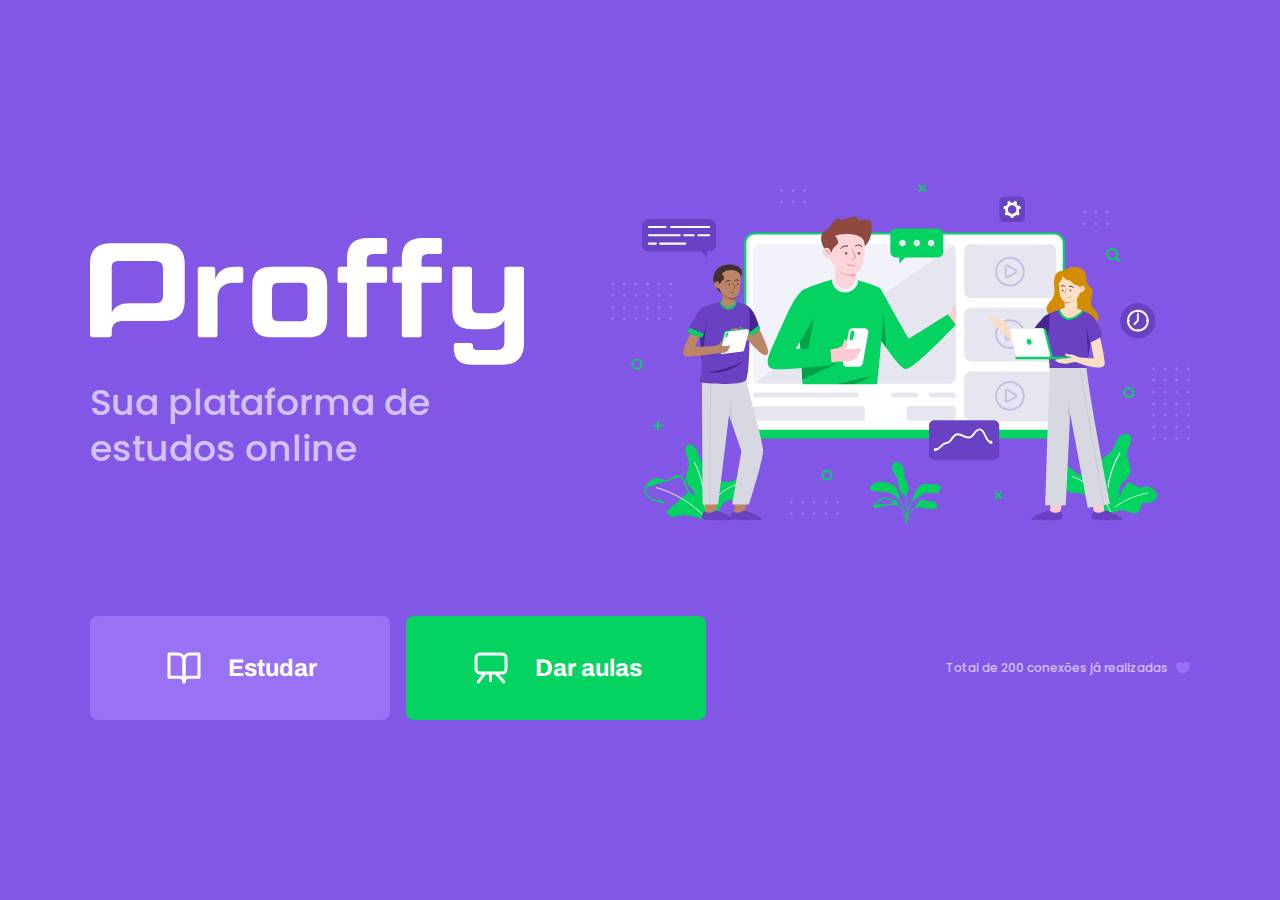
<file: index.html>
<!DOCTYPE html>
<html lang="en">
<head>
    <meta charset="UTF-8">
    <meta name="viewport" content="width=device-width, initial-scale=1.0">
    <meta name="theme-color" content="#8257E5"> 

    <title>Proffy | Sua plataforma de estudos online</title>
        
    <link rel="shortcut icon" href="images/favicon.png" type="image/png">

    <link rel="stylesheet" href="styles/main.css">
    <link rel="stylesheet" href="styles/partials/page-landing.css">

    <link href="https://fonts.googleapis.com/css2?family=Archivo:wght@400;700&amp;family=Poppins:wght@400;600&amp;display=swap" rel="stylesheet">

</head>
<body id="page-landing">

    <div id="container">
        <div class="logo-container">
            <img src="images/logo.svg" alt="Proffy">
            <h2>Sua plataforma de estudos online</h2>
        </div>

        <img class="hero-image" src="images/landing.svg" alt="Plataforma de Estudos">

        <div class="buttons-container">
            <a class="study" href="study.html">
                <img src="images/icons/study.svg" alt="Estudar">
                Estudar
            </a>
            <a class="give-classes" href="give-classes.html">
                <img src="images/icons/give-classes.svg" alt="Dar aulas">
                Dar aulas
            </a>
        </div>

        <p class="total-connections">
            Total de 200 conexões já realizadas
            <img src="images/icons/purple-heart.svg" alt="Coração roxo">
        </p>

    </div>

</body>
</html>
</file>
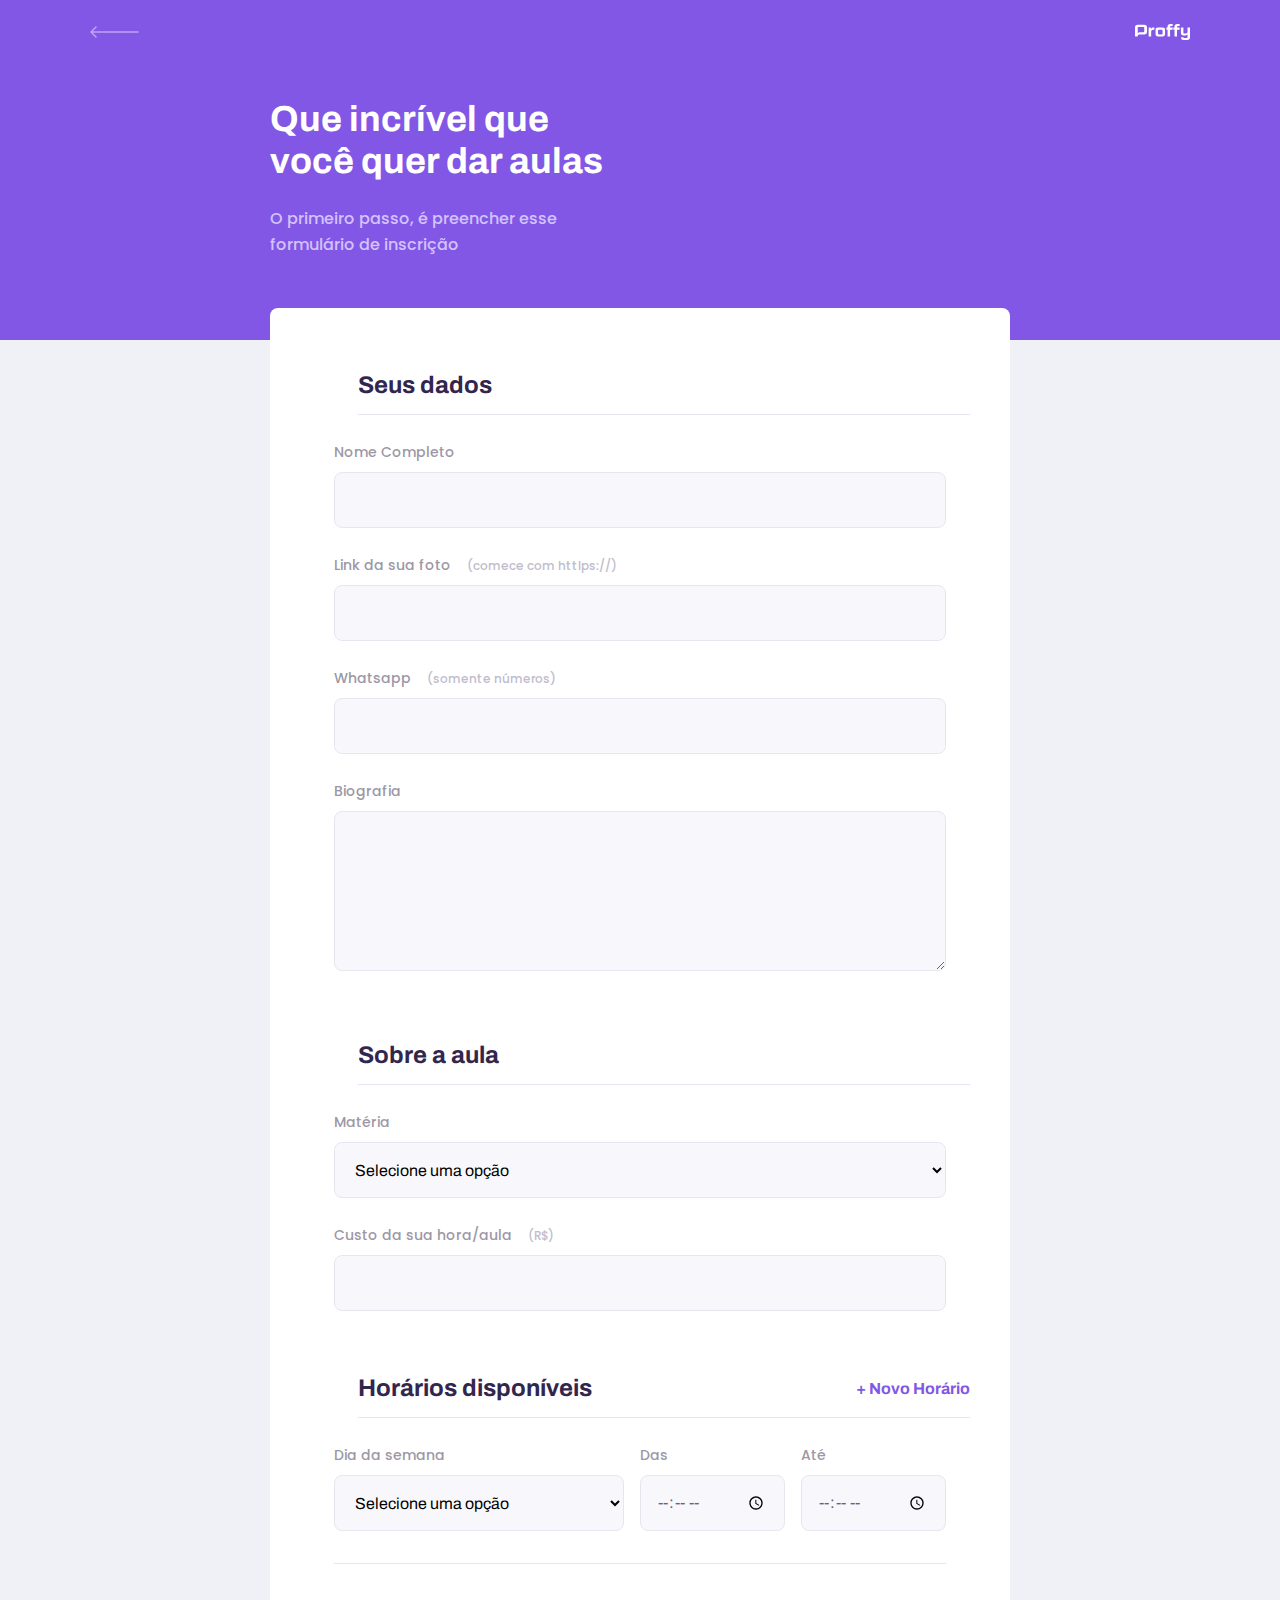
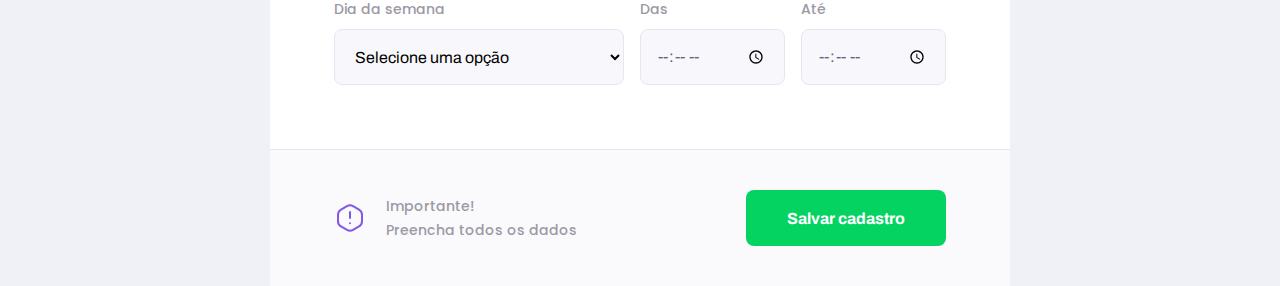
<file: give-classes.html>
<!DOCTYPE html>
<html lang="en">
<head>
    <meta charset="UTF-8">
    <meta name="viewport" content="width=device-width, initial-scale=1.0">
    <title>Proffy | Sua plataforma de estudos online</title>
        
    <link rel="stylesheet" href="styles/main.css">
    <link rel="stylesheet" href="styles/partials/header.css">
    <link rel="stylesheet" href="styles/partials/forms.css">
    <link rel="stylesheet" href="styles/partials/page-give-classes.css">

    <link href="https://fonts.googleapis.com/css2?family=Archivo:wght@400;700&amp;family=Poppins:wght@400;600&amp;display=swap" rel="stylesheet">

    <!--<script src="/scripts/addField.js" defer></script>-->

</head>
<body id="page-give-classes">

    <div id="container">
        <header class="page-header">
            <div class="top-bar-container">
                <a href="/nlw-proffy">
                    <img src="images/icons/back.svg" alt="Voltar">
                </a>
                <img src="images/logo.svg" alt="Proffy">
            </div>
            <div class="header-content">
                <strong>Que incrível que você quer dar aulas</strong>
                <p>O primeiro passo, é preencher esse formulário de inscrição</p>
                
            </div>
        </header>

        <main>
            <form action="" id="create-class" method="POST">
                <fieldset>
                    <legend>Seus dados</legend>

                    <div class="input-block">
                        <label for="name">Nome Completo</label>
                        <input name="name" id="name" required>
                    </div>

                    <div class="input-block">
                        <label for="avatar">Link da sua foto <small>(comece com httlps://)</small></label>
                        <input name="avatar" id="avatar" type="url" required>
                    </div>

                    <div class="input-block">
                        <label for="whatsapp">Whatsapp <small>(somente números)</small></label>
                        <input name="whatsapp" id="whatsapp" type="number" required>
                    </div>
                    
                    <div class="textarea-block">
                        <label for="bio">Biografia</label>
                        <textarea name="bio" id="bio" required></textarea>
                    </div>
                </fieldset>

                <fieldset>
                    <legend>Sobre a aula</legend>
                    <div class="select-block">
                        <label for="subject">Matéria</label>
                        <select name="subject" id="subject">
                            <option value="">Selecione uma opção</option>
                            <option value="Artes">Artes</option>
                            <option value="Biologia">Biologia</option>
                            <option value="Ciências">Ciências</option>
                            <option value="Educação">Educação</option>
                            <option value="Física">Física</option>
                            <option value="Geografia">Geografia</option>
                            <option value="História">História</option>
                            <option value="Matemática">Matemática</option>
                            <option value="Português">Português</option>
                            <option value="Química">Química</option>
                        </select>
                    </div>                    

                    <div class="input-block">
                        <label for="cost">Custo da sua hora/aula <small>(R$)</small></label>
                        <input name="cost" id="cost" type="number" required>
                    </div>
                </fieldset>

                <fieldset id="schedule-items">
                    <legend>
                        Horários disponíveis
                        <button type="button" id="add-time">+ Novo Horário</button>
                    </legend>

                    <div class="schedule-item">
                        <div class="select-block">
                            <label for="weekday">Dia da semana</label>
                            <select name="weekday[]" required>
                                <option value="">Selecione uma opção</option>
                                <option value="Domingo">Domingo</option>
                                <option value="Segunda-Feira">Segunda-Feira</option>                                      
                                <option value="Terça-Feira">Terça-Feira</option>
                                <option value="Quarta-Feira">Quarta-Feira</option>
                                <option value="Quinta-Feira">Quinta-Feira</option>
                                <option value="Sexta-Feira">Sexta-Feira</option>
                                <option value="Sábado">Sábado</option> 
                            </select>
                        </div>

                        <div class="input-block">
                            <label for="time_from">Das</label>
                            <input name="time_from[]" type="time" required>
                        </div>
    
                        <div class="input-block">
                            <label for="time_to">Até</label>
                            <input name="time_to[]" type="time" required>
                        </div>                        
                    </div>
                    <div class="schedule-item">
                        <div class="select-block">
                            <label for="weekday">Dia da semana</label>
                            <select name="weekday[]" required>
                                <option value="">Selecione uma opção</option>
                                <option value="Domingo">Domingo</option>
                                <option value="Segunda-Feira">Segunda-Feira</option>                                      
                                <option value="Terça-Feira">Terça-Feira</option>
                                <option value="Quarta-Feira">Quarta-Feira</option>
                                <option value="Quinta-Feira">Quinta-Feira</option>
                                <option value="Sexta-Feira">Sexta-Feira</option>
                                <option value="Sábado">Sábado</option> 
                            </select>
                        </div>

                        <div class="input-block">
                            <label for="time_from">Das</label>
                            <input name="time_from[]" type="time" required>
                        </div>
    
                        <div class="input-block">
                            <label for="time_to">Até</label>
                            <input name="time_to[]" type="time" required>
                        </div>                        
                    </div>
                </fieldset>
            </form>

            <footer>
                <p>
                    <img src="images/icons/warning.svg" alt="Aviso importantes">
                    Importante! <br> Preencha todos os dados
                </p>
                <button type="submit" form="create-class">Salvar cadastro</button>
            </footer>
        </main>
    </div>

</body>
</html>
</file>
<file: styles/main.css>
/* CSS - Cascading Style Sheets */

:root {
    /* Variáveis no CSS */
    --color-background: #F0F0F7; 
    --color-primary-lighter: #9871F5;
    --color-primary-light: #916BEA;
    --color-primary: #8257E5;
    --color-primary-dark: #774DD6;
    --color-primary-darker: #6842c2;
    --color-secondary: #04D361;
    --color-secondary-dark: #04BF58;
    --color-title-in-primary: #FFFFFF;
    --color-text-in-primary: #D4C2FF;
    --color-text-title: #32264D;
    --color-text-complement: #9C98A6;
    --color-text-base: #6A6180;
    --color-line-in-white: #E6E6F0;
    --color-input-background: #F8F8FC;
    --color-button-text: #FFFFFF;
    --color-box-base: #FFFFFF;
    --color-box-footer: #FAFAFC;
    --color-small-info: #C1BCCC;
    /* Tamanho da fonte padrão: 16px - 100% - 1rem */
    font-size: 60%; /* controle das medidas rem */
}

* {
    margin: 0;
    padding: 0;
    box-sizing: border-box;
}

html, 
body {
    height: 100vh;
}

body {
    background-color: var(--color-background);
    display: flex;
    align-items: center;
    justify-content: center;
}

body,
input,
button,
textarea {
    /*font-weight: 500;
    font-family: Popping;
    font-size: 1.6rem;*/
    font: 500 1.6rem Poppins;    
    color: var(--color-text-base);
}

#container {
    width: 90vw;
    max-width: 700px;
}

@media (min-width: 700px) {
    :root {
        font-size: 62.5%; /* Todo 1rem vai ser relativo a 10pxs */
    }
}
</file>
<file: styles/partials/page-landing.css>
#page-landing {
    background-color: var(--color-primary);    
}

#page-landing #container {
    color: var(--color-text-in-primary);
}

.logo-container img {
    height: 10rem;
}

.logo-container {
    text-align: center;
    margin-bottom: 3.2rem;
}

.logo-container h2 {
    font-weight: 500;
    font-size: 3.6rem;
    line-height: 4.6rem;
    margin-top: 0.8rem;
}

.hero-image {
    width: 100%;
}

.buttons-container {
    display: flex;
    justify-content: center;
    margin: 3.2rem 0;
}

.buttons-container a {
    width: 30rem;
    height: 10.4rem;

    border-radius: .8rem;
    margin-right: 1.6rem;

    font: 700 2.4rem Archivo;

    display: flex;
    align-items: center;
    justify-content: center;

    text-decoration: none;

    transition: background 0.2s;

    color: var(--color-button-text);
}

.buttons-container a img {
    width: 4rem;
    margin-right: 2.4rem;
}

.buttons-container a.study {
    background: var(--color-primary-lighter);
}

.buttons-container a.study:hover {
    background: var(--color-primary-light);
}

.buttons-container a.give-classes {
    background: var(--color-secondary);
    margin-right: 0;
}

.buttons-container a.give-classes:hover {
    background: var(--color-secondary-dark);
}

.total-connections {
    font-size: 1.8rem;

    display: flex;
    align-items: center;
    justify-content: center;
}

.total-connections img {
    margin-left: 0.8rem;
}

@media (max-width: 1100px) { /*Estava 699px, testar com 699px depois*/
    :root {
        font-size: 40%; /* modificar as medidas rem */
    }

    .hero-image {
        height: 45rem;
    }
}

@media (min-width: 1100px) {
    #page-landing #container {
        max-width: 1100px;
        display: grid;
        grid-template-columns: 2fr 1fr 2fr;
        grid-template-rows: 350px 1fr;
        grid-template-areas: "proffy image image"
                             "button button texting";
        column-gap: 87px;
        row-gap: 86px;
    }

    .logo-container {
        grid-area: proffy;
        text-align: initial;
        align-self: center;
        margin: 0;
    }

    .logo-container img {
        height: 127px;
    }

    .hero-image {
        grid-area: image;
        height: 350px;
    }

    .buttons-container {
        grid-area: button;
        justify-content: flex-start;
        margin: 0;
    }

    .total-connections {
        grid-area: texting;
        justify-self: end;
        font-size: 1.2rem;
    }


}
</file>
<file: styles/partials/header.css>
.page-header {
    background-color: var(--color-primary);

    display: flex;
    flex-direction: column;
}

.page-header .top-bar-container {
    width: 90%;
    margin: 0 auto;

    display: flex;
    align-items: center;
    justify-content: space-between;

    padding: 1.6rem 0;
}

.page-header .top-bar-container a {
    height: 3.2rem;
    transition: opacity 0.2s;

}

.page-header .top-bar-container a:hover {
    opacity: 0.6;
}

.page-header .top-bar-container > img {
    height: 1.6rem;
}

.page-header .header-content {
    width: 90%;
    margin: 3.2rem auto;

    position: relative;
}

.page-header .header-content strong {
    font: 700 3.6rem Archivo;
    line-height: 4.2rem;
    color: var(--color-title-in-primary);
}

.page-header .header-content p {
    max-width: 30rem;
    font-size: 1.6rem;
    line-height: 2.6rem;
    color: var(--color-text-in-primary);
    margin-top: 2.4rem;
}


@media (min-width:700px) {
    .page-header {
        height: 340px;
    }

    .page-header .top-bar-container {
        max-width: 1100px;        
    }

    .page-header .header-content {
        max-width: 740px;

        margin: 0 auto;

        flex: 1 1;
        padding-bottom: 48px;
        display: flex;
        flex-direction: column;
        justify-content: center;
    }

    .page-header .header-content strong {
        max-width: 350px;
    }

    

}
</file>
<file: styles/partials/forms.css>
.select-block label,
.input-block label,
.textarea-block label {
    font-size: 1.4rem;
    color: var(--color-text-complement);
}

.input-block input,
.select-block select,
.textarea-block textarea {
    width: 100%;
    height: 5.6rem;
    margin-top: 0.8rem;
    border-radius: 0.8rem;
    background: var(--color-input-background);
    border: 1px solid var(--color-line-in-white);
    outline: 0;
    padding: 0 1.6rem;
    font: 1.6rem Archivo;
}

.textarea-block textarea {
    padding: 1.2rem 1.6rem;
    height: 16rem;

    resize: vertical;
}

.input-block,
.textarea-block {
    position: relative;
}

.input-block:focus-within::after,
.textarea-block:focus-within::after {
    content: "";

    width: calc(100% - 3.2rem);
    height: 2px;

    background-color: var(--color-primary-light);
    position: absolute;
    left: 1.6rem;
    /*right: 1.6rem;*/
    bottom: 0;
}

label small {
    font-size: 1.2rem;
    padding-left: 1.2rem;
    color: var(--color-small-info);
}
</file>
<file: styles/partials/page-give-classes.css>
#page-give-classes #container {
    width: 100vw;
    height: 100vh;
}

#page-give-classes .page-header .header-content {
    margin-bottom: 6.4rem;
}

#page-give-classes main {
    background: var(--color-box-base);
    width: 100%;
    max-width: 74rem;
    border-radius: .8rem;
    margin: -3.2rem auto 3.2rem;
    padding-top: 6.4rem;
}

#page-give-classes fieldset {
    border: none;

    padding: 0 2.4rem;
}

#page-give-classes fieldset legend {
    font: 700 2.4rem Archivo;
    color: var(--color-text-title);
    margin: 2.4rem;

    display: flex;
    align-items: center;
    justify-content: space-between;

    width: 100%;

    padding-bottom: 1.6rem;
    border-bottom: 1px solid var(--color-line-in-white);
}

#page-give-classes fieldset legend button {
    background: none;
    border: 0;

    color: var(--color-primary);

    font: 700 1.6rem Archivo;

    cursor: pointer;

    transition: 0.2s;
}

#page-give-classes fieldset legend button:hover {
    transform: translateY(-5px);
    color: var(--color-primary-dark);
}

#page-give-classes fieldset+fieldset {
    margin-top: 6.4rem;
}

#page-give-classes .input-block+.input-block,
#page-give-classes .input-block+.textarea-block,
#page-give-classes .select-block+.input-block {
    margin-top: 2.4rem;
}

#page-give-classes main footer {
    padding: 4rem 2.4rem;

    background: var(--color-box-footer);
    border-top: 1px solid var(--color-line-in-white);
    margin-top: 6.4rem;
}

#page-give-classes main footer p {
    display: flex;
    align-items: center;
    justify-content: center;

    font-size: 1.4rem;
    line-height: 2.4rem;

    color: var(--color-text-complement);
}

#page-give-classes main footer p img {
    margin-right: 2rem;
}

#page-give-classes main footer button {
    width: 100%;
    height: 5.6rem;
    background: var(--color-secondary);
    color: var(--color-button-text);
    border: 0;
    border-radius: .8rem;
    cursor: pointer;
    font: 700 1.6rem Archivo;

    display: flex;
    align-items: center;
    justify-content: center;
    text-decoration: none;

    transition: 0.2s;
    margin-top: 3.2rem;
}

#page-give-classes main footer button:hover {
    background: var(--color-secondary-dark);
}

.schedule-item+.schedule-item {
    margin-top: 3.2rem;
    padding-top: 3.2rem;
    
    border-top: 1px solid var(--color-line-in-white);
}

@media (min-width: 700px) {
    #page-give-classes #container {
        max-width: 100vw;
    }

    #page-give-classes .page-header .header-content {
        margin-bottom: 0;
    }

    #page-give-classes main fieldset {
        padding: 0 64px;
    }

    .schedule-item {
        display: grid;
        grid-template-columns: 2fr 1fr 1fr;
        column-gap: 1.6rem;
    }

    #page-give-classes #schedule-items .select-block+.input-block,
    #page-give-classes #schedule-items .input-block+.input-block {
        margin-top: 0;
    }

    #page-give-classes main footer {
        padding: 40px 64px;

        display: flex;
        align-items: center;
        justify-content: space-between;
    }

    #page-give-classes main footer button {
        margin-top: 0;

        width: 200px;
    }
}
</file>
